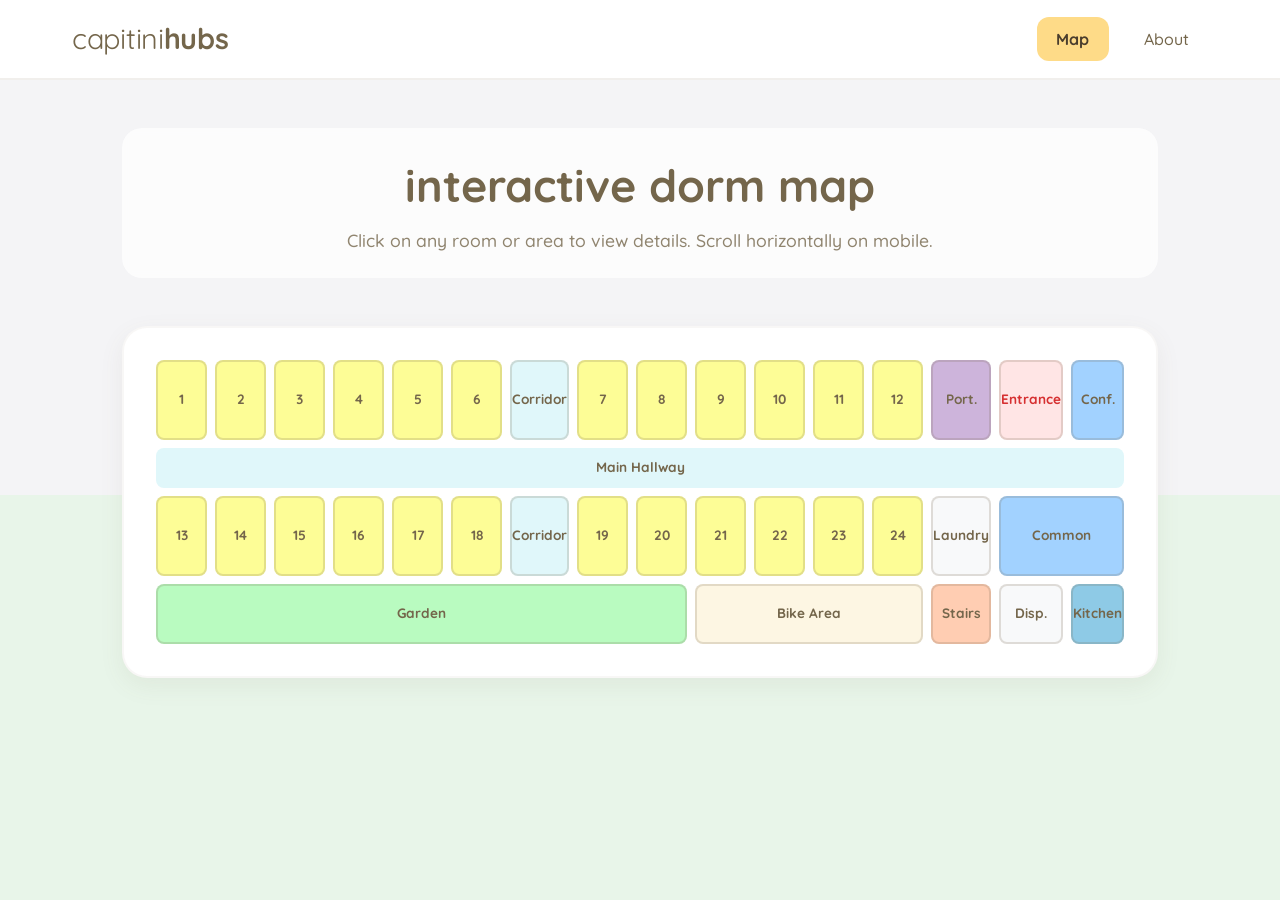
<file: index.html>
<!DOCTYPE html>
<html lang="en">
<head>
    <meta charset="UTF-8">
    <meta name="viewport" content="width=device-width, initial-scale=1.0">
    <title>capitini hubs - map</title>
    <link rel="stylesheet" href="style.css">
    <link href="https://fonts.googleapis.com/css2?family=Quicksand:wght@400;500;700&display=swap" rel="stylesheet">
</head>
<body>
    <nav>
        <div class="nav-content">
            <div class="logo">
                <span class="logo-text normal">capitini</span><span class="logo-text bold">hubs</span>
            </div>
            <div class="nav-links">
                <a href="index.html" class="active">Map</a>
                <a href="about.html">About</a>
            </div>
        </div>
    </nav>

    <main>
        <header class="welcome-banner">
            <h1 class="page-title">interactive dorm map</h1>
            <p class="subtitle">Click on any room or area to view details. Scroll horizontally on mobile.</p>
        </header>
        
        <div class="map-section">
            <div class="map-scroll-wrapper">
                
                <div class="css-map">
                    
                    <div class="map-cell room" onclick="openBubble('Apt. 1', 'Status: Occupied<br>Resident: Alice', 'room')">1</div>
                    <div class="map-cell room" onclick="openBubble('Apt. 2', 'Status: Available', 'room')">2</div>
                    <div class="map-cell room" onclick="openBubble('Apt. 3', 'Status: Occupied', 'room')">3</div>
                    <div class="map-cell room" onclick="openBubble('Apt. 4', 'Status: Occupied', 'room')">4</div>
                    <div class="map-cell room" onclick="openBubble('Apt. 5', 'Status: Available', 'room')">5</div>
                    <div class="map-cell room" onclick="openBubble('Apt. 6', 'Status: Occupied', 'room')">6</div>
                    
                    <div class="map-cell corridor vertical clickable" onclick="openBubble('North Corridor', 'Hallway connecting rooms 1 through 12.', 'common')">Corridor</div>
                    
                    <div class="map-cell room" onclick="openBubble('Apt. 7', 'Status: Available', 'room')">7</div>
                    <div class="map-cell room" onclick="openBubble('Apt. 8', 'Status: Occupied', 'room')">8</div>
                    <div class="map-cell room" onclick="openBubble('Apt. 9', 'Status: Occupied', 'room')">9</div>
                    <div class="map-cell room" onclick="openBubble('Apt. 10', 'Status: Available', 'room')">10</div>
                    <div class="map-cell room" onclick="openBubble('Apt. 11', 'Status: Occupied', 'room')">11</div>
                    <div class="map-cell room" onclick="openBubble('Apt. 12', 'Status: Occupied', 'room')">12</div>

                    <div class="map-cell facility portineria" onclick="openBubble('Portineria', 'Front desk, security, and main reception.', 'common')">Port.</div>
                    
                    <div class="map-cell corridor vertical clickable entrance-door" onclick="openBubble('Main Entrance', 'Welcome to Capitini Hubs! Please ensure the door closes behind you.', 'outdoor')">Entrance</div>
                    
                    <div class="map-cell facility conference" onclick="openBubble('Conference Room', 'Quiet study and meeting area.', 'common')">Conf.</div>

                    <div class="map-cell main-hallway" style="grid-column: 1 / 17;">Main Hallway</div>

                    <div class="map-cell room" onclick="openBubble('Apt. 13', 'Status: Occupied', 'room')">13</div>
                    <div class="map-cell room" onclick="openBubble('Apt. 14', 'Status: Available', 'room')">14</div>
                    <div class="map-cell room" onclick="openBubble('Apt. 15', 'Status: Occupied', 'room')">15</div>
                    <div class="map-cell room" onclick="openBubble('Apt. 16', 'Status: Occupied', 'room')">16</div>
                    <div class="map-cell room" onclick="openBubble('Apt. 17', 'Status: Available', 'room')">17</div>
                    <div class="map-cell room" onclick="openBubble('Apt. 18', 'Status: Occupied', 'room')">18</div>
                    
                    <div class="map-cell corridor vertical clickable" onclick="openBubble('South Corridor', 'Hallway connecting rooms 13 through 24.', 'common')">Corridor</div>
                    
                    <div class="map-cell room" onclick="openBubble('Apt. 19', 'Status: Available', 'room')">19</div>
                    <div class="map-cell room" onclick="openBubble('Apt. 20', 'Status: Occupied', 'room')">20</div>
                    <div class="map-cell room" onclick="openBubble('Apt. 21', 'Status: Occupied', 'room')">21</div>
                    <div class="map-cell room" onclick="openBubble('Apt. 22', 'Status: Available', 'room')">22</div>
                    <div class="map-cell room" onclick="openBubble('Apt. 23', 'Status: Occupied', 'room')">23</div>
                    <div class="map-cell room" onclick="openBubble('Apt. 24', 'Status: Occupied', 'room')">24</div>

                    <div class="map-cell facility laundry" onclick="openBubble('Laundry', 'Washing machines and dryers. Open 24/7.', 'common')">Laundry</div>
                    <div class="map-cell facility common-area" style="grid-column: 15 / 17;" onclick="openBubble('Common Area', 'Lounge and TV area for all residents.', 'common')">Common</div>

                    <div class="map-cell outdoor garden" style="grid-column: 1 / 10;" onclick="openBubble('Garden', 'Outdoor relaxation area.', 'outdoor')">Garden</div>
                    <div class="map-cell outdoor bike-area" style="grid-column: 10 / 14;" onclick="openBubble('Bike Area', 'Secure bicycle parking.', 'outdoor')">Bike Area</div>
                    <div class="map-cell facility stairs" style="grid-column: 14 / 15;" onclick="openBubble('Stairs / Elevator', 'Access to other floors.', 'common')">Stairs</div>
                    <div class="map-cell facility dispenser" style="grid-column: 15 / 16;" onclick="openBubble('Dispenser', 'Vending machines for snacks and drinks.', 'common')">Disp.</div>
                    <div class="map-cell facility kitchen" style="grid-column: 16 / 17;" onclick="openBubble('Kitchen', 'Communal cooking area. Please clean up after use!', 'common')">Kitchen</div>
                </div>
            </div>

            <div id="bubble-overlay" onclick="closeBubble()"></div>
            <div id="info-bubble" class="bubble-card">
                <button class="close-btn" onclick="closeBubble()">×</button>
                <div class="bubble-header-area">
                    <span id="bubble-tag" class="notice-tag">ROOM</span>
                </div>
                <h2 id="bubble-title">Room Name</h2>
                <div class="dialogue-text" id="bubble-desc">
                    Room description goes here.
                </div>
            </div>

        </div>
    </main>

    <script src="script.js"></script>
</body>
</html>
</file>
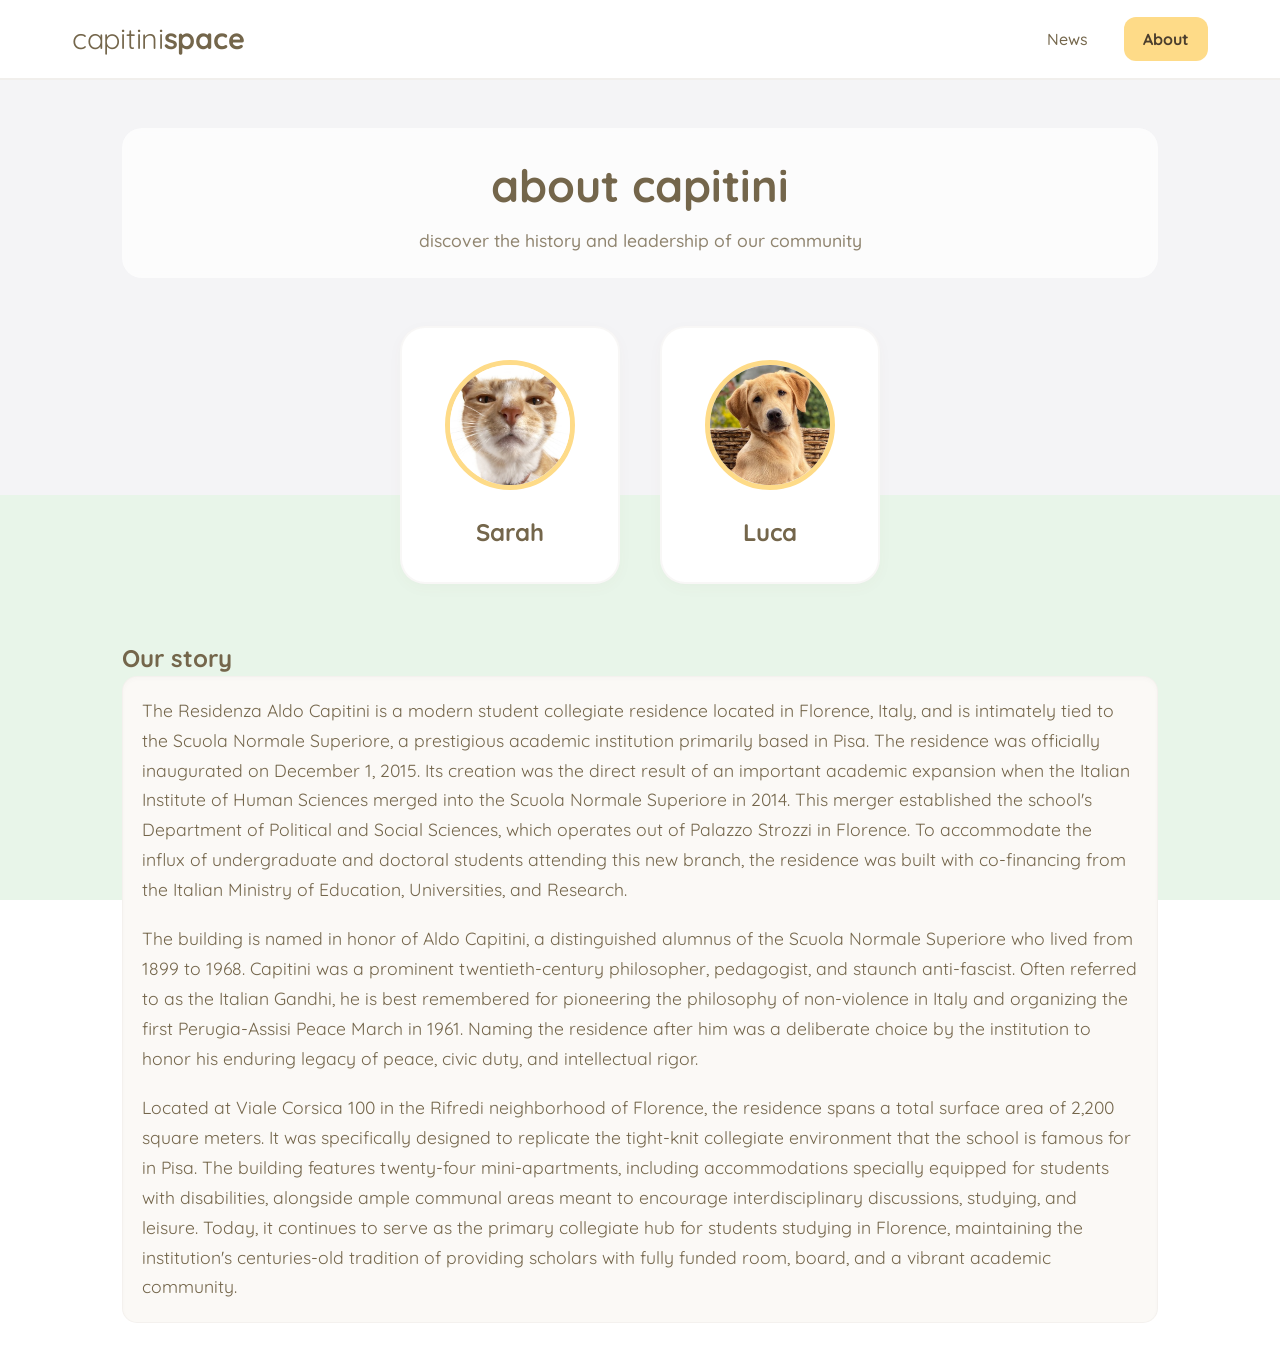
<file: about.html>
<!DOCTYPE html>
<html lang="en">
<head>
    <meta charset="UTF-8">
    <meta name="viewport" content="width=device-width, initial-scale=1.0">
    <title>capitini hubs - about</title>
    <link rel="stylesheet" href="style.css">
    <link href="https://fonts.googleapis.com/css2?family=Quicksand:wght@400;500;700&display=swap" rel="stylesheet">
</head>
<body>
    <nav>
        <div class="nav-content">
            <div class="logo">
                <span class="logo-text normal">capitini</span><span class="logo-text bold">space</span>
            </div>
            <div class="nav-links">
                <a href="index.html">News</a>
                <a href="about.html" class="active">About</a>
            </div>
        </div>
    </nav>

    <main>
        <header class="welcome-banner">
            <h1 class="page-title">about capitini</h1>
            <p class="subtitle">discover the history and leadership of our community</p>
        </header>
        
        <section class="mayors-section">
            <div class="mayors-grid">
                <div class="mayor-card">
                    <div class="mayor-photo"><img src="files/sarah.jpg" alt="Sarah"></div>
                    <h3>Sarah</h3>
                </div>
                <div class="mayor-card">
                    <div class="mayor-photo"><img src="files/luca.jpg" alt="Luca"></div>
                    <h3>Luca</h3>
                </div>
            </div>
        </section>

        <section class="card-stack">
            <article class="notice-card">
                <h2>Our story</h2>
                <div class="dialogue-text about-text">
<p>The Residenza Aldo Capitini is a modern student collegiate residence located in Florence, Italy, and is intimately tied to the Scuola Normale Superiore, a prestigious academic institution primarily based in Pisa. The residence was officially inaugurated on December 1, 2015. Its creation was the direct result of an important academic expansion when the Italian Institute of Human Sciences merged into the Scuola Normale Superiore in 2014. This merger established the school's Department of Political and Social Sciences, which operates out of Palazzo Strozzi in Florence. To accommodate the influx of undergraduate and doctoral students attending this new branch, the residence was built with co-financing from the Italian Ministry of Education, Universities, and Research.</p>

<p>The building is named in honor of Aldo Capitini, a distinguished alumnus of the Scuola Normale Superiore who lived from 1899 to 1968. Capitini was a prominent twentieth-century philosopher, pedagogist, and staunch anti-fascist. Often referred to as the Italian Gandhi, he is best remembered for pioneering the philosophy of non-violence in Italy and organizing the first Perugia-Assisi Peace March in 1961. Naming the residence after him was a deliberate choice by the institution to honor his enduring legacy of peace, civic duty, and intellectual rigor.</p>

<p>Located at Viale Corsica 100 in the Rifredi neighborhood of Florence, the residence spans a total surface area of 2,200 square meters. It was specifically designed to replicate the tight-knit collegiate environment that the school is famous for in Pisa. The building features twenty-four mini-apartments, including accommodations specially equipped for students with disabilities, alongside ample communal areas meant to encourage interdisciplinary discussions, studying, and leisure. Today, it continues to serve as the primary collegiate hub for students studying in Florence, maintaining the institution's centuries-old tradition of providing scholars with fully funded room, board, and a vibrant academic community.</p>
                </div>
            </article>
        </section>
    </main>
</body>
</html>
</file>
<file: style.css>
/* Custom Fonts */
body {
    font-family: 'Quicksand', sans-serif;
    -webkit-font-smoothing: antialiased;
}

:root {
    --text-color: #74664B;
    --accent-yellow: #FEDB88;
    --white: #FFFFFF;
    --border-color: rgba(116, 102, 75, 0.1);
}

* { box-sizing: border-box; margin: 0; padding: 0; }

/* THE LANDSCAPE BACKGROUND (Grey top, Green bottom) */
body { 
    background: linear-gradient(to bottom, 
        #F4F4F6 0%, #F4F4F6 55%,   /* Top half: Light grey (Road/Street) */
        #E8F5E9 55%, #E8F5E9 100%  /* Bottom half: Pastel green (Garden) */
    );
    background-attachment: fixed; /* Keeps the landscape still when scrolling */
    color: var(--text-color); 
    line-height: 1.5; 
}

/* Navigation */
nav {
    min-height: 80px;
    background-color: var(--white);
    border-bottom: 2px solid var(--border-color);
    display: flex;
    justify-content: center;
    position: sticky;
    top: 0;
    z-index: 1000;
}

.nav-content { max-width: 1200px; width: 100%; padding: 0 2rem; display: flex; justify-content: space-between; align-items: center; }
.logo-text { font-size: 1.8rem; letter-spacing: -0.01em; color: var(--text-color); }
.logo-text.bold { font-weight: 700; }

.nav-links { display: flex; gap: 1rem; align-items: center; }
.nav-links a { text-decoration: none; color: var(--text-color); font-weight: 500; padding: 0.6rem 1.2rem; border-radius: 12px; transition: 0.2s; }
.nav-links a:hover { background-color: rgba(116, 102, 75, 0.05); }
.nav-links a.active { background-color: var(--accent-yellow); font-weight: 700; color: #4B3E2D; }

/* Main Layout */
main { max-width: 1100px; margin: 3rem auto; padding: 0 2rem; }
.welcome-banner { text-align: center; margin-bottom: 3rem; background-color: rgba(255,255,255,0.7); padding: 1.5rem; border-radius: 20px; backdrop-filter: blur(5px); }
.page-title { font-size: 2.8rem; font-weight: 700; color: var(--text-color); margin-bottom: 0.5rem; }
.subtitle { font-size: 1.1rem; opacity: 0.8; font-weight: 500; }

/* --- INTERACTIVE CSS MAP --- */
.map-scroll-wrapper {
    background-color: var(--white);
    border-radius: 25px;
    padding: 2rem;
    border: 2px solid rgba(116, 102, 75, 0.05);
    box-shadow: 0 8px 25px rgba(116, 102, 75, 0.08);
    overflow-x: auto; 
}

.css-map {
    display: grid;
    /* 16 columns for perfect layout */
    grid-template-columns: repeat(16, 1fr);
    grid-template-rows: 80px 40px 80px 60px; 
    gap: 8px;
    min-width: 800px; 
}

.map-cell {
    border-radius: 8px;
    border: 2px solid rgba(116, 102, 75, 0.2);
    display: flex;
    align-items: center;
    justify-content: center;
    font-size: 0.85rem;
    font-weight: 700;
    text-align: center;
    color: var(--text-color);
}

/* Hover effect ONLY for clickable items */
.clickable, .room, .facility, .outdoor {
    cursor: pointer;
    transition: all 0.2s ease;
    user-select: none;
}

.clickable:hover, .room:hover, .facility:hover, .outdoor:hover {
    transform: translateY(-3px);
    box-shadow: 0 5px 10px rgba(116, 102, 75, 0.15);
    border-color: var(--text-color);
    z-index: 10;
}

/* Specific Cell Colors & Types */
.room { background-color: #FDFD96; grid-column: span 1; }
.corridor { background-color: #E0F7FA; }
.main-hallway { background-color: #E0F7FA; border: none; } /* Not clickable */
.conference, .common-area { background-color: #A2D2FF; grid-column: span 1; } 
.portineria { background-color: #CDB4DB; } 
.entrance-door { background-color: #FFE5E5; color: #D63031; } /* Red tint for entrance */
.laundry, .dispenser { background-color: #F8F9FA; } 
.kitchen { background-color: #8ECAE6; } 
.garden { background-color: #B9FBC0; } 
.bike-area { background-color: #FDF6E3; } 
.stairs { background-color: #FFCDB2; } 

/* The Pop-up Bubble */
#bubble-overlay {
    display: none; position: fixed; top: 0; left: 0; width: 100vw; height: 100vh;
    background: rgba(251, 249, 246, 0.5); backdrop-filter: blur(3px); z-index: 90;
}

.bubble-card {
    display: none; position: fixed; top: 50%; left: 50%; transform: translate(-50%, -50%);
    background-color: var(--white); border-radius: 25px; padding: 2.5rem;
    width: 90%; max-width: 400px; border: 2px solid rgba(116, 102, 75, 0.05);
    box-shadow: 0 15px 35px rgba(116, 102, 75, 0.15); z-index: 100;
}

.close-btn {
    position: absolute; top: 15px; right: 20px; background: none; border: none;
    font-size: 2rem; color: var(--text-color); opacity: 0.5; cursor: pointer; transition: 0.2s;
}
.close-btn:hover { opacity: 1; transform: scale(1.1); }

/* Bubble Tags */
.bubble-header-area { display: flex; justify-content: flex-start; margin-bottom: 1rem; }
.notice-tag { padding: 0.4rem 1rem; border-radius: 20px; font-size: 0.7rem; font-weight: 700; letter-spacing: 0.05em; }
.tag-room { background-color: #FDFD96; color: #74664B; }
.tag-common { background-color: #A2D2FF; color: #1565C0; }
.tag-outdoor { background-color: #B9FBC0; color: #2E7D32; }

.bubble-card h2 { font-size: 1.8rem; font-weight: 700; margin-bottom: 1rem; color: var(--text-color); }

.dialogue-text {
    font-size: 1.05rem; line-height: 1.6; background-color: #FBF9F6;
    padding: 1.2rem; border-radius: 15px; box-shadow: inset 0 2px 5px rgba(0,0,0,0.02);
    border: 1px solid rgba(116, 102, 75, 0.05);
}

/* --- About Page Styles --- */
.mayors-section { margin-bottom: 3.5rem; text-align: center; }
.mayors-grid { display: flex; justify-content: center; gap: 2.5rem; flex-wrap: wrap; }
.mayor-card { background: var(--white); padding: 2rem 1.5rem; border-radius: 25px; box-shadow: 0 4px 15px rgba(116, 102, 75, 0.03); border: 2px solid rgba(116, 102, 75, 0.05); text-align: center; width: 220px; }
.mayor-photo { width: 130px; height: 130px; border-radius: 50%; margin: 0 auto 1.5rem auto; overflow: hidden; border: 5px solid var(--accent-yellow); }
.mayor-photo img { width: 100%; height: 100%; object-fit: cover; }
.mayor-card h3 { font-size: 1.5rem; font-weight: 700; }
.history-card { background-color: var(--white); border-radius: 25px; padding: 3rem; border: 2px solid rgba(116, 102, 75, 0.05); box-shadow: 0 4px 15px rgba(116, 102, 75, 0.03); }
.about-text p { margin-bottom: 1.2rem; font-size: 1.1rem; line-height: 1.7; }
.about-text p:last-child { margin-bottom: 0; }

/* Mobile */
@media (max-width: 768px) {
    nav { min-height: auto; padding: 1.2rem 0; }
    .nav-content { flex-direction: column; gap: 1rem; }
    .page-title { font-size: 2.2rem; }
    .history-card { padding: 1.8rem; }
    .bubble-card { padding: 2rem; width: 95%; }
}
</file>
